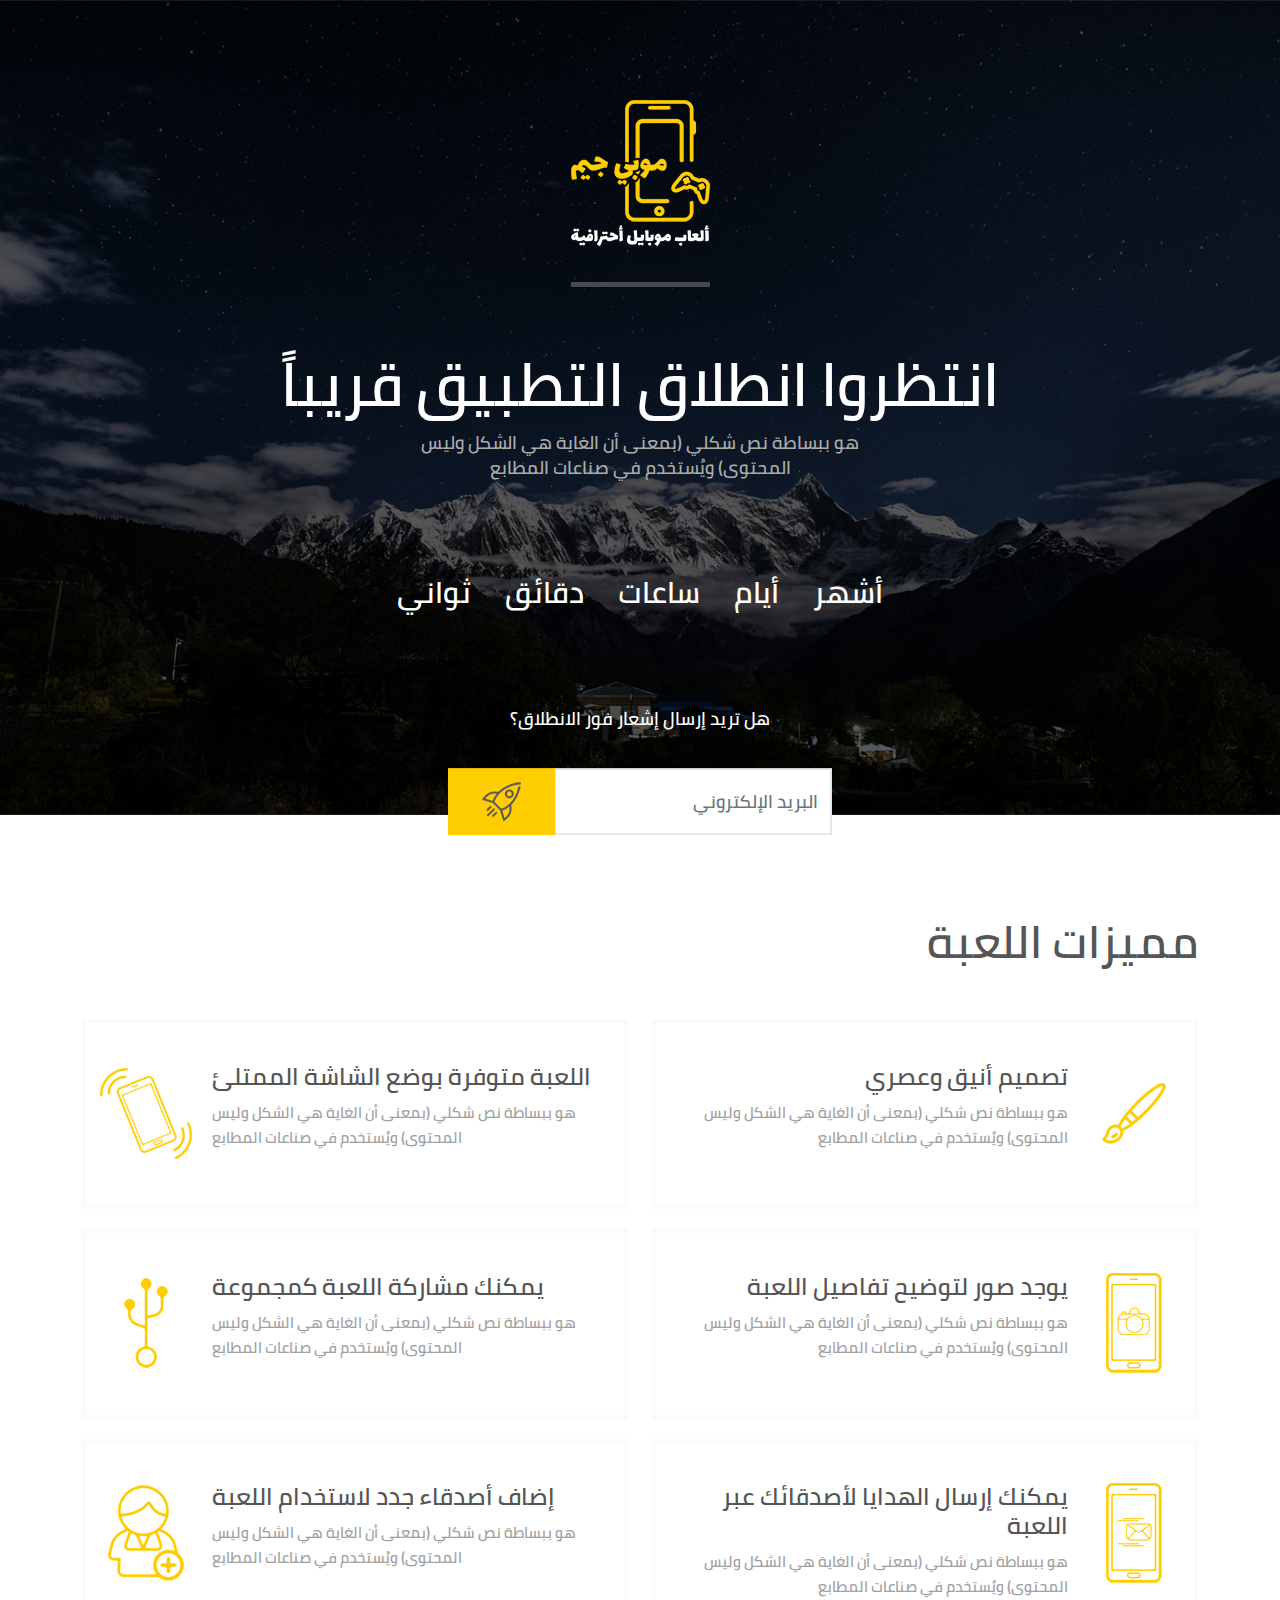
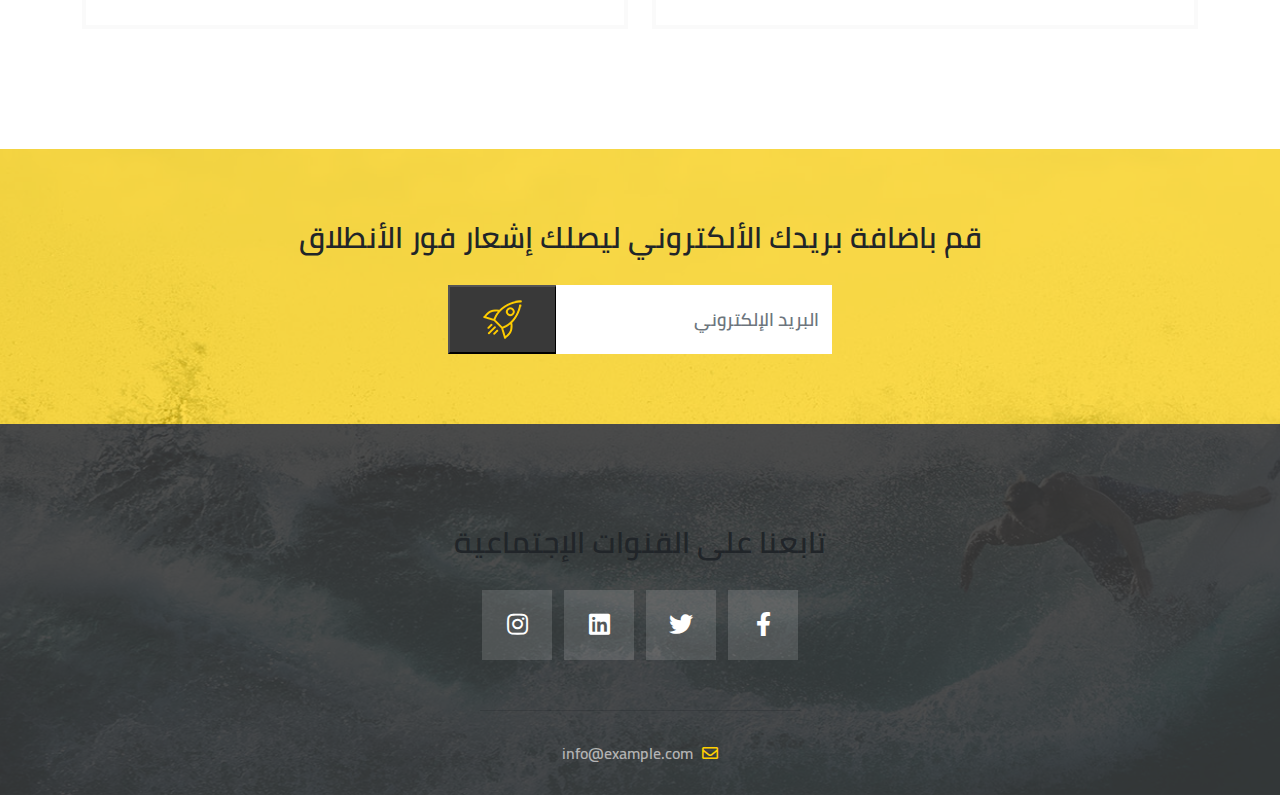
<file: comming soon/index.html>
<!DOCTYPE html>
<html lang="ar">

<head>
  <meta charset="UTF-8">
  <meta name="viewport" content="width=device-width, initial-scale=1.0">
  <meta name="description" content="هذه هي صفحة هبوط لعد تنازلي لنشر تطبيق جوال">
  <link rel="stylesheet" href="asset/bootstrap/css/bootstrap.rtl.min.css">
  <link rel="stylesheet" href="asset/fontawesome/css/all.min.css">
  <link rel="stylesheet" href="css/style.css">
  <title>الانطلاق قريبًا</title>
</head>

<body>
  <header class="text-center">
    <div class="brand">
      <div class="logo">
        <img src="images/logo1.png" alt="logo">
      </div>
      <div class="slogo">
        <img src="images/logo2.png" alt="slogo">
      </div>
    </div>
    <div class="heading-page">
      <h1>انتظروا انطلاق التطبيق قريباً</h1>
      <p>هو ببساطة نص شكلي (بمعنى أن الغاية هي الشكل وليس المحتوى) ويُستخدم في صناعات المطابع</p>
    </div>
    <div class="count-down">
      <div class="counter">
        <span class="count-amount" id="months"></span>
        <span class="count-period">أشهر</span>
      </div>
      <div class="counter">
        <span class="count-amount" id="days"></span>
        <span class="count-period">أيام</span>
      </div>
      <div class="counter">
        <span class="count-amount" id="hours"></span>
        <span class="count-period">ساعات</span>
      </div>
      <div class="counter">
        <span class="count-amount" id="minutes"></span>
        <span class="count-period">دقائق</span>
      </div>
      <div class="counter">
        <span class="count-amount" id="seconds"></span>
        <span class="count-period">ثواني</span>
      </div>
    </div>
    <div class="send-notification">
      <p>هل تريد إرسال إشعار فور الانطلاق؟</p>
      <form class="needs-validation" novalidate>
        <div class="input-group">
          <input type="email" class="form-control" placeholder="البريد الإلكتروني" required>
          <button type="submit" class="btn"><img src="images/send1.png" alt=""></button>
          <div class="invalid-feedback">
            عذرًا يرجى إدخال البريد الإلكتروني
          </div>
        </div>
      </form>
    </div>
  </header>
  <main>
    <section class="features">
      <div class="container">
        <h2>مميزات اللعبة</h2>
        <div class="row">
          <div class="col-md-6">
            <div class="d-flex">
              <div class="flex-shrink-0">
                <img src="images/prush.png" alt="prush icon">
              </div>
              <div class="flex-grow-1 ms-3">
                <h4>تصميم أنيق وعصري</h4>
                <p>هو ببساطة نص شكلي (بمعنى أن الغاية هي الشكل وليس المحتوى) ويُستخدم في صناعات المطابع</p>
              </div>
            </div>
          </div>
          <div class="col-md-6">
            <div class="d-flex">
              <div class="flex-shrink-0">
                <img src="images/phone.png" alt="phone icon">
              </div>
              <div class="flex-grow-1 me-3">
                <h4>اللعبة متوفرة بوضع الشاشة الممتلئ</h4>
                <p>هو ببساطة نص شكلي (بمعنى أن الغاية هي الشكل وليس المحتوى) ويُستخدم في صناعات المطابع</p>
              </div>
            </div>
          </div>
          <div class="col-md-6">
            <div class="d-flex">
              <div class="flex-shrink-0">
                <img src="images/photo.png" alt="photo icon">
              </div>
              <div class="flex-grow-1 ms-3">
                <h4>يوجد صور لتوضيح تفاصيل اللعبة</h4>
                <p>هو ببساطة نص شكلي (بمعنى أن الغاية هي الشكل وليس المحتوى) ويُستخدم في صناعات المطابع</p>
              </div>
            </div>
          </div>
          <div class="col-md-6">
            <div class="d-flex">
              <div class="flex-shrink-0">
                <img src="images/fork.png" alt="fork icon">
              </div>
              <div class="flex-grow-1 me-3">
                <h4>يمكنك مشاركة اللعبة كمجموعة</h4>
                <p>هو ببساطة نص شكلي (بمعنى أن الغاية هي الشكل وليس المحتوى) ويُستخدم في صناعات المطابع</p>
              </div>
            </div>
          </div>
          <div class="col-md-6">
            <div class="d-flex">
              <div class="flex-shrink-0">
                <img src="images/mail.png" alt="mail icon">
              </div>
              <div class="flex-grow-1 ms-3">
                <h4>يمكنك إرسال الهدايا لأصدقائك عبر اللعبة</h4>
                <p>هو ببساطة نص شكلي (بمعنى أن الغاية هي الشكل وليس المحتوى) ويُستخدم في صناعات المطابع</p>
              </div>
            </div>
          </div>
          <div class="col-md-6">
            <div class="d-flex">
              <div class="flex-shrink-0">
                <img src="images/person-plus.png" alt="person icon">
              </div>
              <div class="flex-grow-1 me-3">
                <h4> إضاف أصدقاء جدد لاستخدام اللعبة</h4>
                <p>هو ببساطة نص شكلي (بمعنى أن الغاية هي الشكل وليس المحتوى) ويُستخدم في صناعات المطابع</p>
              </div>
            </div>
          </div>
        </div>
      </div>
    </section>
  </main>
  <footer>
    <div class="footer-notification">
      <h3>قم باضافة بريدك الألكتروني ليصلك إشعار فور الأنطلاق</h3>
      <form class="needs-validation" novalidate>
        <div class="input-group">
          <input type="email" class="form-control" placeholder="البريد الإلكتروني" required>
          <button type="submit"><img src="images/send2.png" alt="send icon"></button>
          <div class="invalid-feedback">
            عذرًا يرجى إدخال البريد الإلكتروني
          </div>
        </div>
      </form>
    </div>
    <div class="social-media">
      <h3>تابعنا على القنوات الإجتماعية</h3>
      <ul class="list-inline">
        <li class="list-inline-item">
          <a href="#"><i class="fab fa-facebook-f"></i></a>
        </li>
        <li class="list-inline-item">
          <a href="#"><i class="fab fa-twitter"></i></a>
        </li>
        <li class="list-inline-item">
          <a href="#"><i class="fab fa-linkedin"></i></a>
        </li>
        <li class="list-inline-item">
          <a href="#"><i class="fab fa-instagram"></i></a>
        </li>
      </ul>
      <hr>
      <a href="mailto:info@example.com" class="email">
        <i class="far fa-envelope"></i>
        info@example.com
      </a>
    </div>
  </footer>

  <script src="asset/bootstrap/js/bootstrap.min.js"></script>
  <script src="js/index.js"></script>
</body>

</html>
</file>
<file: comming soon/css/style.css>
* {
  padding: 0;
  margin: 0;
}

@font-face {
  font-family: ar-font;
  src: url(../fonts/Cairo-SemiBold.ttf);
}

body {
  font-family: ar-font;
  direction: rtl;
}

header {
  background-image: url(../images/header.jpg);
  background-size: cover;
  background-position: center center;
}

header .brand {
  margin: 100px auto 60px;
  display: inline-block;
  padding-bottom: 35px;
  border-bottom: 5px solid #464b52;
}

header .heading-page h1 {
  font-size: 60px;
  font-weight: bold;
  line-height: 75px;
  color: #fff;
}

header .heading-page p {
  font-size: 18px;
  line-height: 25px;
  color: #acacac;
  width: 40%;
  margin: auto;
}

header .count-down {
  width: 60%;
  margin: 90px auto;
}

header .counter {
  display: inline-block;
  margin: 0 15px;
}

header .count-amount {
  font-size: 60px;
  display: block;
  font-weight: bold;
  color: #ffce00;
}

header .count-period {
  font-size: 30px;
  display: block;
  font-weight: bold;
  color: #fff;
}

header .send-notification p {
  font-size: 18px;
  color: #fff;
}

header .input-group {
  width: 30%;
  margin: auto;
  transform: translateY(30%);
}

header .send-notification .input-group button {
  background-color: #ffce00;
  padding: 13px 33px;
  border-radius: 0;
}

header .send-notification .input-group input {
  border-radius: 0;
  border: 2px solid #e6e6e6;
  color: #e6e6e6;
  font-size: 18px;
  text-align: right;
}

.invalid-feedback {
  margin-bottom: -30px;
}

section.features {
  padding: 100px 0;
}

section.features h2 {
  font-size: 45px;
  color: #555;
  margin-bottom: 50px;
}

section.features .row .d-flex {
  border: 4px solid #fafafa;
  padding: 40px 10px;
  margin-bottom: 20px;
  max-height: 190px;
}

section.features .row .d-flex h4 {
  font-size: 24px;
  color: #555;
}

section.features .row .d-flex p {
  font-size: 15px;
  line-height: 25px;
  color: #a1a1a1;
}

section.features .row .col-md-6:nth-child(even) {
  direction: ltr;
}

footer {
  background-image: url(../images/footer-bg.jpg);
  background-size: cover;
  background-position: center;
  text-align: center;
}

footer .footer-notification {
  background-color: rgba(255, 206, 0, 0.7);
  padding: 70px 0;
}

footer .footer-notification h3 {
  font-size: 30px;
  margin-bottom: 30px;
}

footer .input-group {
  width: 30%;
  margin: auto;
}

footer .input-group input {
  border-radius: 0;
  font-size: 18px;
  color: #c7c7c7;
  border-color: #fff;
  text-align: right;
}

footer .input-group button {
  border-radius: 0;
  background-color: #393939;
  padding: 13px 33px;
}

footer .social-media {
  background-color: rgba(57, 57, 57, 0.9);
  padding: 100px 0 30px;
}

footer .social-media h3 {
  font-size: 30px;
  margin-bottom: 30px;
}

footer .social-media .list-inline a {
  width: 70px;
  height: 70px;
  line-height: 70px;
  font-size: 24px;
  background-color: rgba(255, 255, 255, 0.14);
  color: #fff;
  display: block;
  transition: .5s;
}

footer .social-media .list-inline a:hover {
  background-color: #fad32f;
  color: rgba(57, 57, 57, 0.9);
}

footer .social-media hr {
  width: 25%;
  margin: 50px auto 30px;
}

footer .social-media a.email {
  color: #b4b4b4;
  text-decoration: none;
}

footer .social-media a.email i {
  color: #ffce00;
  margin-left: 5px;
}

@media (max-width: 992px) {
  header .heading-page p {
    width: 70%;
  }

  .input-group {
    width: 50% !important;
  }

  section.features .row .d-flex {
    padding: 15px 10px;
  }

  section.features .row .d-flex h4 {
    font-size: 20px;
  }
}

@media (max-width: 768px) {
  header .count-down {
    width: 80%;
  }
}

@media (max-width: 576px) {
  header .heading-page h1 {
    font-size: 45px;
  }

  header .heading-page p {
    width: 90%;
  }

  .input-group {
    width: 80% !important;
  }
}
</file>
